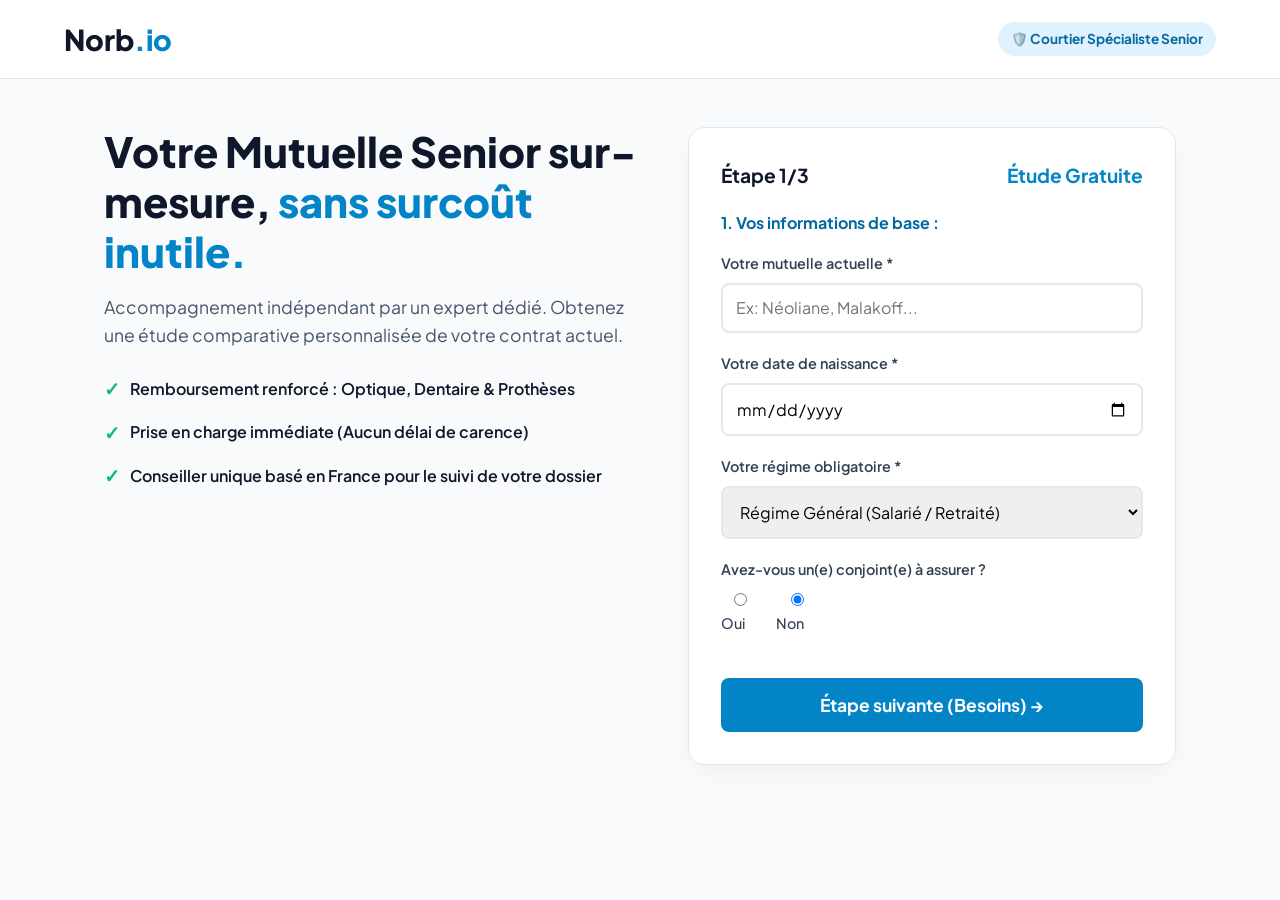
<file: index.html>
<!DOCTYPE html>
<html lang="fr">
<head>
  <meta charset="UTF-8">
  <meta name="viewport" content="width=device-width, initial-scale=1.0">
  
  <title>Comparateur Mutuelle Santé Senior & Retraité | Devis Gratuit | Norb.io</title>
  <meta name="description" content="Comparez plus de 200 garanties mutuelle santé senior adaptées à vos besoins (dentaire, optique, hospitalisation). Économisez jusqu'à 40% sur votre complémentaire. Devis gratuit & sans engagement." />
  
  <!-- Open Graph -->
  <meta property="og:title" content="Norb.io - Comparateur & Courtier Mutuelle Santé Senior" />
  <meta property="og:description" content="Trouvez la meilleure mutuelle senior au meilleur prix en moins de 2 minutes." />
  <meta property="og:type" content="website" />
  <meta property="og:url" content="https://mutuelleplus.norb.io" />
  <meta property="og:image" content="https://mutuelleplus.norb.io/images/og-norb.jpg" />
  <link rel="canonical" href="https://mutuelleplus.norb.io/">

  <!-- Fonts -->
  <link href="https://fonts.googleapis.com/css2?family=Plus+Jakarta+Sans:wght@400;500;600;700;800&display=swap" rel="stylesheet">
  
  <!-- Stylesheet -->
  <link rel="stylesheet" href="styles.css">

  <!-- Données structurées JSON-LD -->
  <script type="application/ld+json">
  {
    "@context": "https://schema.org",
    "@type": "InsuranceAgency",
    "name": "Norb.io",
    "description": "Courtier et comparateur indépendant en mutuelle santé pour seniors.",
    "url": "https://mutuelleplus.norb.io",
    "telephone": "+33100000000",
    "priceRange": "€€",
    "address": {
      "@type": "PostalAddress",
      "addressCountry": "FR"
    },
    "areaServed": "FR",
    "hasOfferCatalog": {
      "@type": "OfferCatalog",
      "name": "Mutuelles Santé Senior",
      "itemListElement": [
        {
          "@type": "Offer",
          "itemOffered": {
            "@type": "Service",
            "name": "Comparatif Mutuelle Retraité & Senior"
          }
        }
      ]
    }
  }
  </script>
</head>
<body>

  <header>
    <a href="/" class="logo">Norb<span>.io</span></a>
    <div class="courtier-badge">🛡️ Courtier Spécialiste Senior</div>
  </header>

  <main class="hero">
    <section class="hero-content">
      <h1>Votre Mutuelle Senior sur-mesure, <span>sans surcoût inutile.</span></h1>
      <p class="hero-p">Accompagnement indépendant par un expert dédié. Obtenez une étude comparative personnalisée de votre contrat actuel.</p>
      
      <ul class="features-list">
        <li>Remboursement renforcé : Optique, Dentaire & Prothèses</li>
        <li>Prise en charge immédiate (Aucun délai de carence)</li>
        <li>Conseiller unique basé en France pour le suivi de votre dossier</li>
      </ul>
    </section>

    <section class="form-card">
      <div class="step-header" id="form-header">
        <span>Étape <span id="current-step-num">1</span>/3</span>
        <span style="color: var(--primary);">Étude Gratuite</span>
      </div>

      <form id="mon-formulaire" action="https://formspree.io/f/xykrbory" method="POST">
        
        <!-- ÉTAPE 1 : PROFIL & MUTUELLE -->
        <div class="form-step active" id="step-1">
          <p style="font-weight: 700; margin-bottom: 1rem; color: var(--primary-dark);">1. Vos informations de base :</p>

          <div class="input-group">
            <label for="mutuelle-input">Votre mutuelle actuelle *</label>
            <input 
              type="text" 
              id="mutuelle-input" 
              name="mutuelle_actuelle" 
              list="liste-mutuelles" 
              placeholder="Ex: Néoliane, Malakoff..." 
              autocomplete="off"
              required
            >
            <datalist id="liste-mutuelles">
              <option value="Autre / Ma mutuelle n'est pas dans la liste">
              <option value="Aucune mutuelle actuellement">
              <option value="Néoliane Santé">
              <option value="Assurema">
              <option value="April">
              <option value="AXA">
              <option value="Malakoff Humanis">
              <option value="Swiss Life">
              <option value="Harmonie Mutuelle">
              <option value="MGEN">
              <option value="Alan">
            </datalist>
          </div>

          <div class="input-group" id="champ-autre-mutuelle" style="display: none;">
            <label for="autre-mutuelle-input">Précisez le nom de votre mutuelle :</label>
            <input type="text" id="autre-mutuelle-input" name="autre_mutuelle_nom" placeholder="Nom de la mutuelle">
          </div>

          <div class="input-group">
            <label for="dob_prospect">Votre date de naissance *</label>
            <input type="date" id="dob_prospect" name="Date_Naissance_Prospect" required>
          </div>

          <div class="input-group">
            <label for="regime">Votre régime obligatoire *</label>
            <select id="regime" name="Regime" required>
              <option value="General">Régime Général (Salarié / Retraité)</option>
              <option value="TNS">TNS / Indépendant</option>
              <option value="Alsace">Régime Alsace-Moselle</option>
              <option value="Agricole">Régime Agricole (MSA)</option>
            </select>
          </div>

          <div class="input-group">
            <label>Avez-vous un(e) conjoint(e) à assurer ?</label>
            <div style="display: flex; gap: 1rem; margin-top: 0.3rem;">
              <label style="font-weight: 500;"><input type="radio" name="has_conjoint" value="Oui" onchange="toggleConjoint(true)"> Oui</label>
              <label style="font-weight: 500;"><input type="radio" name="has_conjoint" value="Non" onchange="toggleConjoint(false)" checked> Non</label>
            </div>
          </div>

          <div class="input-group" id="conjoint_dob_group" style="display: none;">
            <label for="dob_conjoint">Date de naissance du/de la conjoint(e)</label>
            <input type="date" id="dob_conjoint" name="Date_Naissance_Conjoint">
          </div>

          <button type="button" class="btn-next" onclick="goToStep(2)">Étape suivante (Besoins) →</button>
        </div>

        <!-- ÉTAPE 2 : BESOINS -->
        <div class="form-step" id="step-2">
          <button type="button" class="btn-back" onclick="goToStep(1)">← Retour</button>
          <p style="font-weight: 700; margin-bottom: 0.5rem; color: var(--primary-dark);">2. Vos priorités de santé :</p>
          <p class="subtitle">Sélectionnez les postes les plus importants pour vous :</p>

          <div class="grid-checkbox">
            <label class="checkbox-card" onclick="toggleCard(this)">
              <input type="checkbox" name="Postes_Interet[]" value="Dentaire"> 🦷 Dentaire
            </label>
            <label class="checkbox-card" onclick="toggleCard(this)">
              <input type="checkbox" name="Postes_Interet[]" value="Optique"> 👓 Optique
            </label>
            <label class="checkbox-card" onclick="toggleCard(this)">
              <input type="checkbox" name="Postes_Interet[]" value="Hospitalisation"> 🏥 Hospitalisation
            </label>
            <label class="checkbox-card" onclick="toggleCard(this)">
              <input type="checkbox" name="Postes_Interet[]" value="Audition"> 👂 Audition
            </label>
            <label class="checkbox-card" onclick="toggleCard(this)">
              <input type="checkbox" name="Postes_Interet[]" value="MedecineDouce"> 🌿 Médecine Douce
            </label>
            <label class="checkbox-card" onclick="toggleCard(this)">
              <input type="checkbox" name="Postes_Interet[]" value="Consultations"> 🩺 Soins Courants
            </label>
          </div>

          <button type="button" class="btn-next" onclick="goToStep(3)">Étape suivante (Coordonnées) →</button>
        </div>

        <!-- ÉTAPE 3 : COORDONNÉES -->
        <div class="form-step" id="step-3">
          <button type="button" class="btn-back" onclick="goToStep(2)">← Retour</button>
          <p style="font-weight: 700; margin-bottom: 1rem; color: var(--primary-dark);">3. Vos coordonnées :</p>
          
          <div class="input-group">
            <label for="nom">Nom & Prénom *</label>
            <input type="text" id="nom" name="Nom_Complet" required placeholder="Ex: Jean Dupont">
          </div>

          <div class="input-group">
            <label for="telephone">Téléphone *</label>
            <input type="tel" id="telephone" name="Telephone" required placeholder="06 00 00 00 00">
          </div>

          <div class="input-group">
            <label for="email">Adresse E-mail *</label>
            <input type="email" id="email" name="_replyto" required placeholder="jean.dupont@email.fr">
          </div>

          <input type="hidden" id="consent_timestamp" name="Heure_Consentement">

          <div class="legal-box">
            <label class="checkbox-container">
              <input type="checkbox" id="consent_phone" onchange="toggleSubmitBtn()">
              <span>
                <strong>Accord de contact :</strong> J'accepte d'être recontacté(e) par un conseiller Norb.io pour recevoir mon étude gratuite.
              </span>
            </label>
          </div>

          <button type="submit" id="submitBtn" class="btn-submit" disabled>Obtenir mon étude gratuite</button>
        </div>
      </form>

      <div class="success-box" id="successBox">
        <div class="success-icon">✓</div>
        <h2>Demande enregistrée !</h2>
        <div class="callout-info">
          📞 <strong>Un conseiller va vous contacter dans les plus brefs délais afin de faire le point sur vos garanties actuelles.</strong>
        </div>
      </div>
    </section>
  </main>

  <script src="script.js"></script>
</body>
</html>
</file>
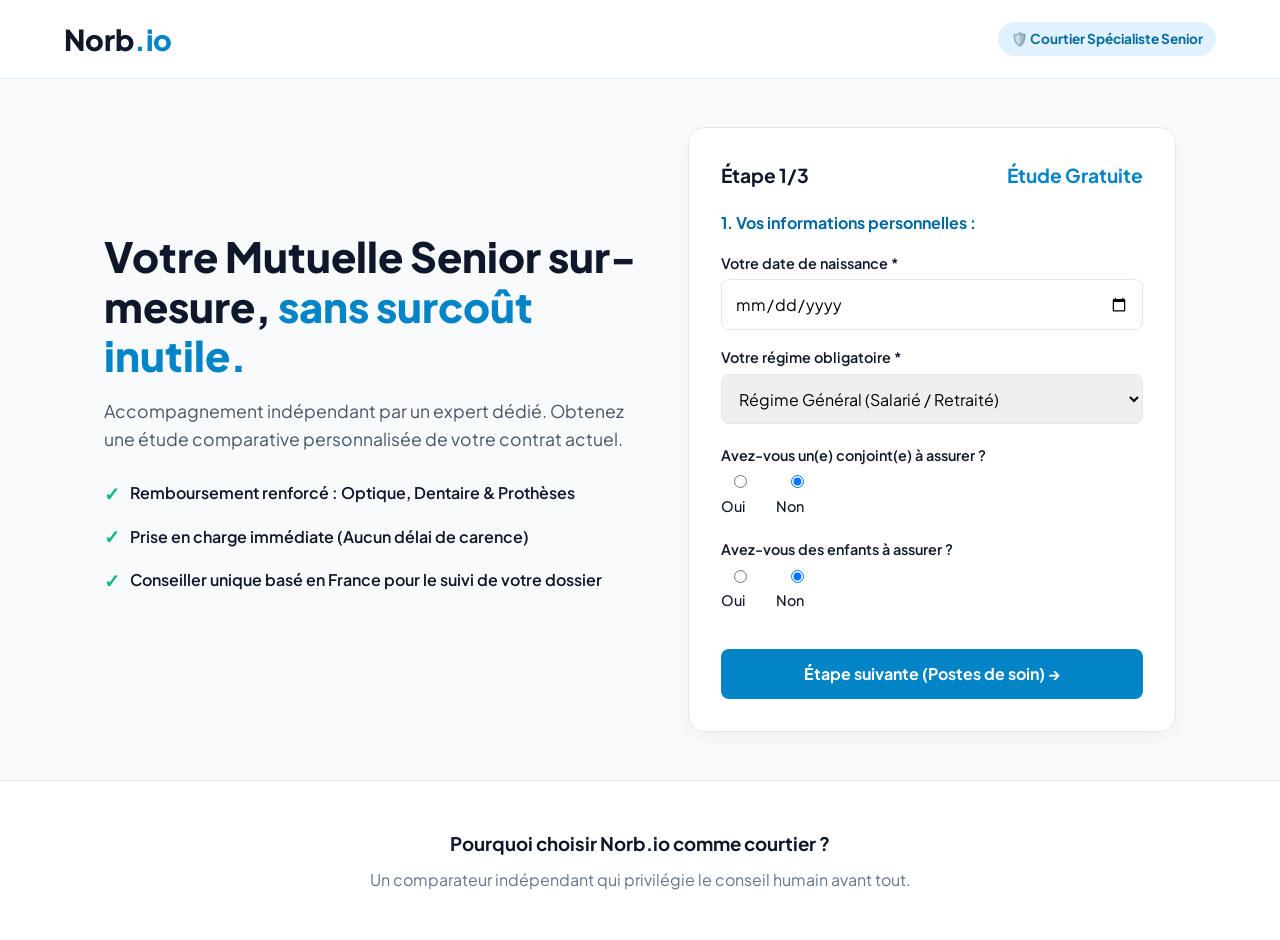
<file: MutuellePlus.HTML>
<!DOCTYPE html>
<html lang="fr">
<head>
  <meta charset="UTF-8">
  <meta name="viewport" content="width=device-width, initial-scale=1.0">
  
  <title>Norb.io | Courtier & Comparateur de Mutuelle Santé Senior</title>
  <meta name="description" content="Comparez les meilleures mutuelles santé Senior & Retraité. Devis indépendant et gratuit. Économisez jusqu'à 40% sur vos garanties renforcées.">
  <link rel="canonical" href="https://norb.io/">

  <!-- Données structurées JSON-LD -->
  <script type="application/ld+json">
  {
    "@context": "https://schema.org",
    "@type": "InsuranceAgency",
    "name": "Norb.io Senior",
    "url": "https://norb.io",
    "description": "Courtier indépendant spécialisé en mutuelle santé senior.",
    "aggregateRating": {
      "@type": "AggregateRating",
      "ratingValue": "4.9",
      "reviewCount": "1850"
    }
  }
  </script>

  <link href="https://fonts.googleapis.com/css2?family=Plus+Jakarta+Sans:wght@400;500;600;700;800&display=swap" rel="stylesheet">
  <style>
    :root {
      --primary: #0284c7;
      --primary-dark: #0369a1;
      --secondary: #0f172a;
      --accent: #10b981;
      --bg-light: #f8fafc;
      --border: #e2e8f0;
      --shadow: 0 10px 25px -5px rgba(0,0,0,0.05);
    }

    * { box-sizing: border-box; margin: 0; padding: 0; font-family: 'Plus Jakarta Sans', sans-serif; }
    body { background-color: var(--bg-light); color: var(--secondary); line-height: 1.6; }

    /* Header */
    header {
      background: #ffffff; border-bottom: 1px solid var(--border);
      padding: 1rem 5%; display: flex; justify-content: space-between; align-items: center;
      position: sticky; top: 0; z-index: 100;
    }
    .logo { font-size: 1.8rem; font-weight: 800; color: var(--secondary); }
    .logo span { color: var(--primary); }
    .courtier-badge { background: #e0f2fe; color: var(--primary-dark); font-size: 0.85rem; font-weight: 700; padding: 0.4rem 0.8rem; border-radius: 20px; }

    /* Hero */
    .hero {
      max-width: 1200px; margin: 3rem auto; padding: 0 5%;
      display: grid; grid-template-columns: 1.1fr 1fr; gap: 3rem; align-items: center;
    }
    @media (max-width: 900px) { .hero { grid-template-columns: 1fr; margin: 1.5rem auto; } }

    .hero h1 { font-size: 2.6rem; font-weight: 800; line-height: 1.2; margin-bottom: 1rem; color: #0f172a; }
    .hero h1 span { color: var(--primary); }
    .hero-p { font-size: 1.1rem; color: #475569; margin-bottom: 1.5rem; }

    .features-list { list-style: none; margin-bottom: 2rem; }
    .features-list li { display: flex; align-items: center; gap: 0.6rem; font-weight: 600; margin-bottom: 0.8rem; }
    .features-list li::before { content: "✓"; color: var(--accent); font-weight: 800; font-size: 1.2rem; }

    /* Form Card */
    .form-card {
      background: #ffffff; padding: 2rem; border-radius: 16px;
      box-shadow: var(--shadow); border: 1px solid var(--border);
    }
    .step-header { font-size: 1.2rem; font-weight: 700; margin-bottom: 1.2rem; display: flex; justify-content: space-between; }
    
    .form-step { display: none; }
    .form-step.active { display: block; }

    .input-group { margin-bottom: 1rem; }
    .input-group label { display: block; font-size: 0.9rem; font-weight: 600; margin-bottom: 0.3rem; }
    .input-group input, .input-group select { width: 100%; padding: 0.8rem; border: 1px solid var(--border); border-radius: 8px; font-size: 1rem; }

    /* Multi-sélection Cartes */
    .grid-checkbox { display: grid; grid-template-columns: 1fr 1fr; gap: 0.8rem; margin-bottom: 1.5rem; }
    @media (max-width: 480px) { .grid-checkbox { grid-template-columns: 1fr; } }

    .checkbox-card {
      border: 2px solid var(--border); border-radius: 10px; padding: 0.8rem;
      display: flex; align-items: center; gap: 0.6rem; cursor: pointer; font-weight: 600; font-size: 0.95rem;
      transition: 0.2s; background: #ffffff;
    }
    .checkbox-card input { width: 18px; height: 18px; }
    .checkbox-card.selected { border-color: var(--primary); background: #f0f9ff; color: var(--primary-dark); }

    .btn-next {
      width: 100%; background: var(--primary); color: white; padding: 0.9rem;
      border: none; border-radius: 8px; font-size: 1rem; font-weight: 700; cursor: pointer; margin-top: 1rem;
    }
    .btn-next:hover { background: var(--primary-dark); }

    .btn-back { background: none; border: none; color: #64748b; font-weight: 600; cursor: pointer; margin-bottom: 0.8rem; text-decoration: underline; }

    /* Conformité Prospection */
    .legal-box {
      background: #f8fafc; border: 1px solid var(--border); padding: 1rem;
      border-radius: 8px; margin-top: 1rem; margin-bottom: 1rem;
    }
    .checkbox-container { display: flex; align-items: flex-start; gap: 0.8rem; cursor: pointer; font-size: 0.82rem; color: #334155; }
    .checkbox-container input { width: 18px; height: 18px; margin-top: 2px; }

    .btn-submit {
      width: 100%; background: var(--accent); color: white; padding: 1rem;
      border: none; border-radius: 8px; font-size: 1.1rem; font-weight: 700; cursor: pointer;
    }
    .btn-submit:disabled { background: #cbd5e1; cursor: not-allowed; }

    /* Message de confirmation */
    .success-box {
      display: none; text-align: center; padding: 2rem 1rem;
      animation: fadeIn 0.4s ease-in-out;
    }
    @keyframes fadeIn { from { opacity: 0; transform: translateY(10px); } to { opacity: 1; transform: translateY(0); } }
    .success-icon {
      width: 75px; height: 75px; background: #d1fae5; color: var(--accent);
      font-size: 2.8rem; border-radius: 50%; display: flex; align-items: center;
      justify-content: center; margin: 0 auto 1.5rem;
    }
    .success-box h2 { font-size: 1.8rem; color: var(--secondary); margin-bottom: 0.8rem; font-weight: 800; }
    .callout-info {
      background: #f0f9ff; border: 1px solid #bae6fd; border-radius: 12px;
      padding: 1.2rem; font-size: 1rem; color: #0369a1; text-align: left; line-height: 1.5; margin-top: 1rem;
    }

    .trust-section { background: #ffffff; padding: 3rem 5%; border-top: 1px solid var(--border); text-align: center; }
  </style>
</head>
<body>

  <header>
    <div class="logo">Norb<span>.io</span></div>
    <div class="courtier-badge">🛡️ Courtier Spécialiste Senior</div>
  </header>

  <main class="hero">
    <div>
      <h1>Votre Mutuelle Senior sur-mesure, <span>sans surcoût inutile.</span></h1>
      <p class="hero-p">Accompagnement indépendant par un expert dédié. Obtenez une étude comparative personnalisée de votre contrat actuel.</p>
      
      <ul class="features-list">
        <li>Remboursement renforcé : Optique, Dentaire & Prothèses</li>
        <li>Prise en charge immédiate (Aucun délai de carence)</li>
        <li>Conseiller unique basé en France pour le suivi de votre dossier</li>
      </ul>
    </div>

    <div class="form-card">
      <div class="step-header" id="form-header">
        <span>Étape <span id="current-step-num">1</span>/3</span>
        <span style="color: var(--primary);">Étude Gratuite</span>
      </div>

      <form id="seniorForm" action="https://formspree.io/f/youssefyess13@gmail.com" method="POST">
        
        <!-- ÉTAPE 1 : PROFIL & DATES DE NAISSANCE -->
        <div class="form-step active" id="step-1">
          <p style="font-weight: 700; margin-bottom: 1rem; color: var(--primary-dark);">1. Vos informations personnelles :</p>

          <div class="input-group">
            <label for="dob_prospect">Votre date de naissance *</label>
            <input type="date" id="dob_prospect" name="Date_Naissance_Prospect" required>
          </div>

          <div class="input-group">
            <label for="regime">Votre régime obligatoire *</label>
            <select id="regime" name="Regime" required>
              <option value="General">Régime Général (Salarié / Retraité)</option>
              <option value="TNS">TNS / Indépendant</option>
              <option value="Alsace">Régime Alsace-Moselle</option>
              <option value="Agricole">Régime Agricole (MSA)</option>
            </select>
          </div>

          <!-- Question Conjoint -->
          <div class="input-group" style="margin-top: 1.2rem;">
            <label>Avez-vous un(e) conjoint(e) à assurer ?</label>
            <div style="display: flex; gap: 1rem; margin-top: 0.3rem;">
              <label style="font-weight: 500;"><input type="radio" name="has_conjoint" value="Oui" onchange="toggleConjoint(true)"> Oui</label>
              <label style="font-weight: 500;"><input type="radio" name="has_conjoint" value="Non" onchange="toggleConjoint(false)" checked> Non</label>
            </div>
          </div>

          <div class="input-group" id="conjoint_dob_group" style="display: none;">
            <label for="dob_conjoint">Date de naissance du/de la conjoint(e) (Optionnel)</label>
            <input type="date" id="dob_conjoint" name="Date_Naissance_Conjoint">
          </div>

          <!-- Question Enfants -->
          <div class="input-group" style="margin-top: 1rem;">
            <label>Avez-vous des enfants à assurer ?</label>
            <div style="display: flex; gap: 1rem; margin-top: 0.3rem;">
              <label style="font-weight: 500;"><input type="radio" name="has_enfants" value="Oui" onchange="toggleEnfants(true)"> Oui</label>
              <label style="font-weight: 500;"><input type="radio" name="has_enfants" value="Non" onchange="toggleEnfants(false)" checked> Non</label>
            </div>
          </div>

          <div class="input-group" id="enfants_dob_group" style="display: none;">
            <label for="dob_enfants">Date(s) de naissance des enfants (Optionnel)</label>
            <input type="text" id="dob_enfants" name="Dates_Naissance_Enfants" placeholder="Ex: 12/05/2010, 14/08/2014">
          </div>

          <button type="button" class="btn-next" onclick="goToStep(2)">Étape suivante (Postes de soin) →</button>
        </div>

        <!-- ÉTAPE 2 : MULTI-SÉLECTION DES POSTES D'INTÉRÊT -->
        <div class="form-step" id="step-2">
          <button type="button" class="btn-back" onclick="goToStep(1)">← Retour</button>
          <p style="font-weight: 700; margin-bottom: 0.5rem; color: var(--primary-dark);">2. Vos postes de soins prioritaires :</p>
          <p style="font-size: 0.85rem; color: #64748b; margin-bottom: 1rem;">Cochez 1, 2, 3 ou plusieurs choix selon vos besoins :</p>

          <div class="grid-checkbox">
            <label class="checkbox-card" onclick="toggleCard(this)">
              <input type="checkbox" name="Postes_Interet[]" value="Dentaire"> 🦷 Dentaire / Prothèses
            </label>
            <label class="checkbox-card" onclick="toggleCard(this)">
              <input type="checkbox" name="Postes_Interet[]" value="Optique"> 👓 Optique / Verres
            </label>
            <label class="checkbox-card" onclick="toggleCard(this)">
              <input type="checkbox" name="Postes_Interet[]" value="Hospitalisation"> 🏥 Hospitalisation
            </label>
            <label class="checkbox-card" onclick="toggleCard(this)">
              <input type="checkbox" name="Postes_Interet[]" value="Audition"> 👂 Appareils Auditifs
            </label>
            <label class="checkbox-card" onclick="toggleCard(this)">
              <input type="checkbox" name="Postes_Interet[]" value="MedecineDouce"> 🌿 Médecine Douce / Cures
            </label>
            <label class="checkbox-card" onclick="toggleCard(this)">
              <input type="checkbox" name="Postes_Interet[]" value="Consultations"> 🩺 Soins Courants
            </label>
          </div>

          <button type="button" class="btn-next" onclick="goToStep(3)">Étape suivante (Coordonnées) →</button>
        </div>

        <!-- ÉTAPE 3 : COORDONNÉES ET CONSENTEMENT -->
        <div class="form-step" id="step-3">
          <button type="button" class="btn-back" onclick="goToStep(2)">← Retour</button>
          <p style="font-weight: 700; margin-bottom: 1rem; color: var(--primary-dark);">3. Vos coordonnées :</p>
          
          <div class="input-group">
            <label for="nom">Nom & Prénom *</label>
            <input type="text" id="nom" name="Nom_Complet" required placeholder="Ex: M. Jean Dupont">
          </div>

          <div class="input-group">
            <label for="telephone">Téléphone *</label>
            <input type="tel" id="telephone" name="Telephone" required placeholder="06 00 00 00 00">
          </div>

          <div class="input-group">
            <label for="email">Adresse E-mail *</label>
            <input type="email" id="email" name="_replyto" required placeholder="jean.dupont@email.fr">
          </div>

          <input type="hidden" id="consent_timestamp" name="Heure_Consentement_Prospection">

          <div class="legal-box">
            <label class="checkbox-container">
              <input type="checkbox" id="consent_phone" onchange="toggleSubmitBtn()">
              <span>
                <strong>Accord de contact téléphonique :</strong> J'accepte expressément d'être recontacté(e) par téléphone par un conseiller Norb.io pour recevoir l'analyse comparative de ma mutuelle.
              </span>
            </label>
          </div>

          <button type="submit" id="submitBtn" class="btn-submit" disabled>Valider ma demande d'étude</button>
        </div>
      </form>

      <!-- MESSAGE DE CONFIRMATION AVEC LE TEXTE EXACT SOUHAITÉ -->
      <div class="success-box" id="successBox">
        <div class="success-icon">✓</div>
        <h2>Demande enregistrée !</h2>
        
        <div class="callout-info">
          📞 <strong>Un conseiller va vous contacter dans les plus brefs délais afin de faire le point sur vos garanties actuelles.</strong>
        </div>
      </div>

    </div>
  </main>

  <section class="trust-section">
    <h3>Pourquoi choisir Norb.io comme courtier ?</h3>
    <p style="color: #64748b; margin-top: 0.5rem;">Un comparateur indépendant qui privilégie le conseil humain avant tout.</p>
  </section>

  <script>
    function goToStep(stepNumber) {
      // Validation simple de l'étape 1 avant d'avancer
      if (stepNumber === 2) {
        const dob = document.getElementById('dob_prospect').value;
        if (!dob) {
          alert("Veuillez renseigner votre date de naissance.");
          return;
        }
      }

      document.querySelectorAll('.form-step').forEach(s => s.classList.remove('active'));
      document.getElementById('step-' + stepNumber).classList.add('active');
      document.getElementById('current-step-num').textContent = stepNumber;
    }

    function toggleConjoint(show) {
      document.getElementById('conjoint_dob_group').style.display = show ? 'block' : 'none';
    }

    function toggleEnfants(show) {
      document.getElementById('enfants_dob_group').style.display = show ? 'block' : 'none';
    }

    function toggleCard(element) {
      const checkbox = element.querySelector('input[type="checkbox"]');
      setTimeout(() => {
        if(checkbox.checked) {
          element.classList.add('selected');
        } else {
          element.classList.remove('selected');
        }
      }, 50);
    }

    function toggleSubmitBtn() {
      const checkbox = document.getElementById('consent_phone');
      document.getElementById('submitBtn').disabled = !checkbox.checked;
      
      if(checkbox.checked) {
        document.getElementById('consent_timestamp').value = new Date().toISOString();
      }
    }

    // Gestion de l'envoi vers Formspree et affichage du message exact
    document.getElementById('seniorForm').addEventListener('submit', function(e) {
      e.preventDefault();
      
      const form = e.target;
      const data = new FormData(form);
      const submitBtn = document.getElementById('submitBtn');
      
      submitBtn.disabled = true;
      submitBtn.textContent = "Transmission en cours...";

      fetch(form.action, {
        method: form.method,
        body: data,
        headers: { 'Accept': 'application/json' }
      }).then(response => {
        document.getElementById('seniorForm').style.display = 'none';
        document.getElementById('form-header').style.display = 'none';
        document.getElementById('successBox').style.display = 'block';
      }).catch(error => {
        document.getElementById('seniorForm').style.display = 'none';
        document.getElementById('form-header').style.display = 'none';
        document.getElementById('successBox').style.display = 'block';
      });
    });
  </script>
</body>
</html>
</file>
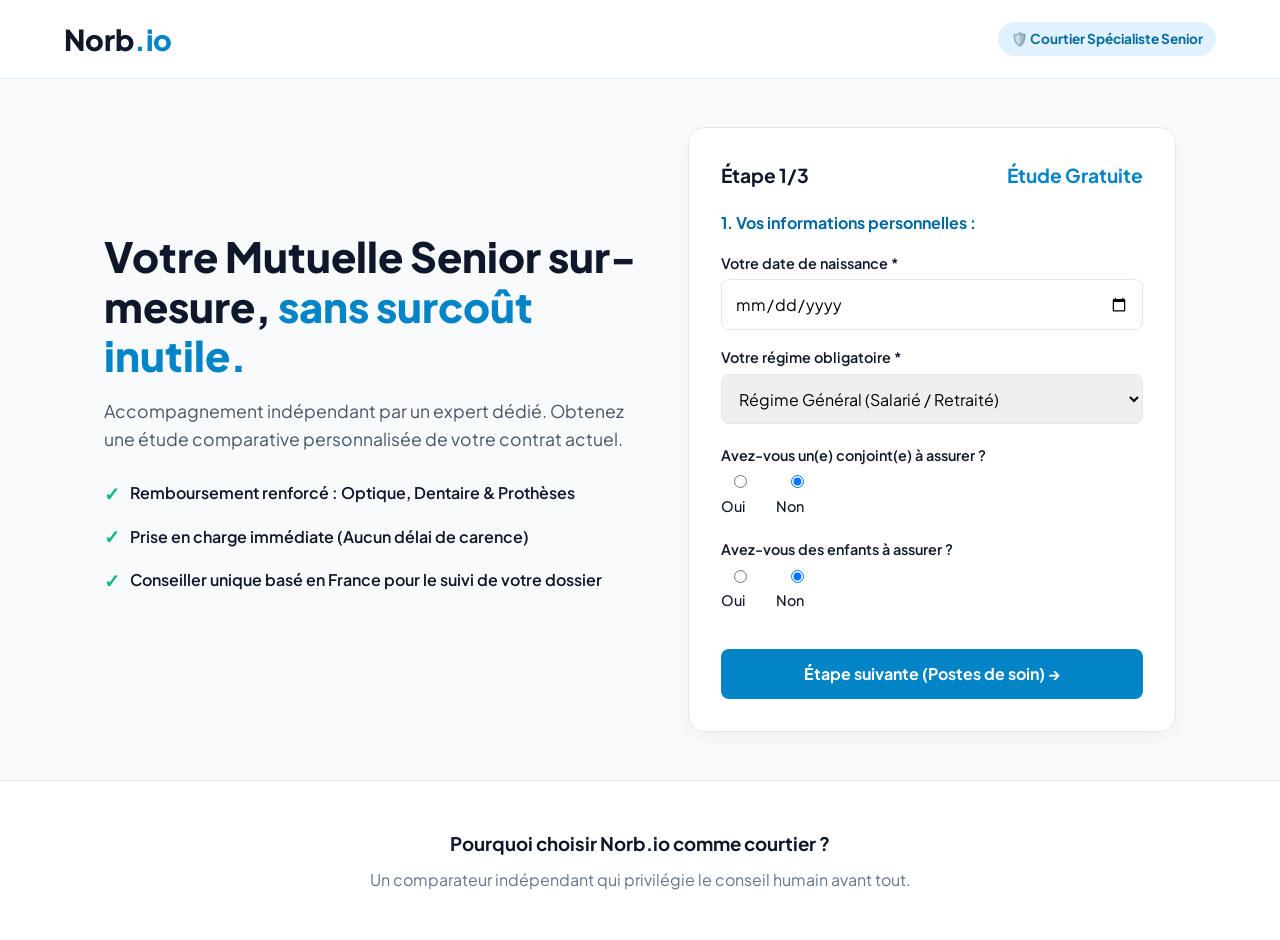
<file: mutuelleplus.html>
<!DOCTYPE html>
<html lang="fr">
<head>
  <meta charset="UTF-8">
  <meta name="viewport" content="width=device-width, initial-scale=1.0">
  
  <title>Norb.io | Courtier & Comparateur de Mutuelle Santé Senior</title>
  <meta name="description" content="Comparez les meilleures mutuelles santé Senior & Retraité. Devis indépendant et gratuit. Économisez jusqu'à 40% sur vos garanties renforcées.">
  <link rel="canonical" href="https://norb.io/">

  <!-- Données structurées JSON-LD -->
  <script type="application/ld+json">
  {
    "@context": "https://schema.org",
    "@type": "InsuranceAgency",
    "name": "Norb.io Senior",
    "url": "https://norb.io",
    "description": "Courtier indépendant spécialisé en mutuelle santé senior.",
    "aggregateRating": {
      "@type": "AggregateRating",
      "ratingValue": "4.9",
      "reviewCount": "1850"
    }
  }
  </script>

  <link href="https://fonts.googleapis.com/css2?family=Plus+Jakarta+Sans:wght@400;500;600;700;800&display=swap" rel="stylesheet">
  <style>
    :root {
      --primary: #0284c7;
      --primary-dark: #0369a1;
      --secondary: #0f172a;
      --accent: #10b981;
      --bg-light: #f8fafc;
      --border: #e2e8f0;
      --shadow: 0 10px 25px -5px rgba(0,0,0,0.05);
    }

    * { box-sizing: border-box; margin: 0; padding: 0; font-family: 'Plus Jakarta Sans', sans-serif; }
    body { background-color: var(--bg-light); color: var(--secondary); line-height: 1.6; }

    /* Header */
    header {
      background: #ffffff; border-bottom: 1px solid var(--border);
      padding: 1rem 5%; display: flex; justify-content: space-between; align-items: center;
      position: sticky; top: 0; z-index: 100;
    }
    .logo { font-size: 1.8rem; font-weight: 800; color: var(--secondary); }
    .logo span { color: var(--primary); }
    .courtier-badge { background: #e0f2fe; color: var(--primary-dark); font-size: 0.85rem; font-weight: 700; padding: 0.4rem 0.8rem; border-radius: 20px; }

    /* Hero */
    .hero {
      max-width: 1200px; margin: 3rem auto; padding: 0 5%;
      display: grid; grid-template-columns: 1.1fr 1fr; gap: 3rem; align-items: center;
    }
    @media (max-width: 900px) { .hero { grid-template-columns: 1fr; margin: 1.5rem auto; } }

    .hero h1 { font-size: 2.6rem; font-weight: 800; line-height: 1.2; margin-bottom: 1rem; color: #0f172a; }
    .hero h1 span { color: var(--primary); }
    .hero-p { font-size: 1.1rem; color: #475569; margin-bottom: 1.5rem; }

    .features-list { list-style: none; margin-bottom: 2rem; }
    .features-list li { display: flex; align-items: center; gap: 0.6rem; font-weight: 600; margin-bottom: 0.8rem; }
    .features-list li::before { content: "✓"; color: var(--accent); font-weight: 800; font-size: 1.2rem; }

    /* Form Card */
    .form-card {
      background: #ffffff; padding: 2rem; border-radius: 16px;
      box-shadow: var(--shadow); border: 1px solid var(--border);
    }
    .step-header { font-size: 1.2rem; font-weight: 700; margin-bottom: 1.2rem; display: flex; justify-content: space-between; }
    
    .form-step { display: none; }
    .form-step.active { display: block; }

    .input-group { margin-bottom: 1rem; }
    .input-group label { display: block; font-size: 0.9rem; font-weight: 600; margin-bottom: 0.3rem; }
    .input-group input, .input-group select { width: 100%; padding: 0.8rem; border: 1px solid var(--border); border-radius: 8px; font-size: 1rem; }

    /* Multi-sélection Cartes */
    .grid-checkbox { display: grid; grid-template-columns: 1fr 1fr; gap: 0.8rem; margin-bottom: 1.5rem; }
    @media (max-width: 480px) { .grid-checkbox { grid-template-columns: 1fr; } }

    .checkbox-card {
      border: 2px solid var(--border); border-radius: 10px; padding: 0.8rem;
      display: flex; align-items: center; gap: 0.6rem; cursor: pointer; font-weight: 600; font-size: 0.95rem;
      transition: 0.2s; background: #ffffff;
    }
    .checkbox-card input { width: 18px; height: 18px; }
    .checkbox-card.selected { border-color: var(--primary); background: #f0f9ff; color: var(--primary-dark); }

    .btn-next {
      width: 100%; background: var(--primary); color: white; padding: 0.9rem;
      border: none; border-radius: 8px; font-size: 1rem; font-weight: 700; cursor: pointer; margin-top: 1rem;
    }
    .btn-next:hover { background: var(--primary-dark); }

    .btn-back { background: none; border: none; color: #64748b; font-weight: 600; cursor: pointer; margin-bottom: 0.8rem; text-decoration: underline; }

    /* Conformité Prospection */
    .legal-box {
      background: #f8fafc; border: 1px solid var(--border); padding: 1rem;
      border-radius: 8px; margin-top: 1rem; margin-bottom: 1rem;
    }
    .checkbox-container { display: flex; align-items: flex-start; gap: 0.8rem; cursor: pointer; font-size: 0.82rem; color: #334155; }
    .checkbox-container input { width: 18px; height: 18px; margin-top: 2px; }

    .btn-submit {
      width: 100%; background: var(--accent); color: white; padding: 1rem;
      border: none; border-radius: 8px; font-size: 1.1rem; font-weight: 700; cursor: pointer;
    }
    .btn-submit:disabled { background: #cbd5e1; cursor: not-allowed; }

    /* Message de confirmation */
    .success-box {
      display: none; text-align: center; padding: 2rem 1rem;
      animation: fadeIn 0.4s ease-in-out;
    }
    @keyframes fadeIn { from { opacity: 0; transform: translateY(10px); } to { opacity: 1; transform: translateY(0); } }
    .success-icon {
      width: 75px; height: 75px; background: #d1fae5; color: var(--accent);
      font-size: 2.8rem; border-radius: 50%; display: flex; align-items: center;
      justify-content: center; margin: 0 auto 1.5rem;
    }
    .success-box h2 { font-size: 1.8rem; color: var(--secondary); margin-bottom: 0.8rem; font-weight: 800; }
    .callout-info {
      background: #f0f9ff; border: 1px solid #bae6fd; border-radius: 12px;
      padding: 1.2rem; font-size: 1rem; color: #0369a1; text-align: left; line-height: 1.5; margin-top: 1rem;
    }

    .trust-section { background: #ffffff; padding: 3rem 5%; border-top: 1px solid var(--border); text-align: center; }
  </style>
</head>
<body>

  <header>
    <div class="logo">Norb<span>.io</span></div>
    <div class="courtier-badge">🛡️ Courtier Spécialiste Senior</div>
  </header>

  <main class="hero">
    <div>
      <h1>Votre Mutuelle Senior sur-mesure, <span>sans surcoût inutile.</span></h1>
      <p class="hero-p">Accompagnement indépendant par un expert dédié. Obtenez une étude comparative personnalisée de votre contrat actuel.</p>
      
      <ul class="features-list">
        <li>Remboursement renforcé : Optique, Dentaire & Prothèses</li>
        <li>Prise en charge immédiate (Aucun délai de carence)</li>
        <li>Conseiller unique basé en France pour le suivi de votre dossier</li>
      </ul>
    </div>

    <div class="form-card">
      <div class="step-header" id="form-header">
        <span>Étape <span id="current-step-num">1</span>/3</span>
        <span style="color: var(--primary);">Étude Gratuite</span>
      </div>

      <form id="seniorForm" action="https://formspree.io/f/youssefyess13@gmail.com" method="POST">
        
        <!-- ÉTAPE 1 : PROFIL & DATES DE NAISSANCE -->
        <div class="form-step active" id="step-1">
          <p style="font-weight: 700; margin-bottom: 1rem; color: var(--primary-dark);">1. Vos informations personnelles :</p>

          <div class="input-group">
            <label for="dob_prospect">Votre date de naissance *</label>
            <input type="date" id="dob_prospect" name="Date_Naissance_Prospect" required>
          </div>

          <div class="input-group">
            <label for="regime">Votre régime obligatoire *</label>
            <select id="regime" name="Regime" required>
              <option value="General">Régime Général (Salarié / Retraité)</option>
              <option value="TNS">TNS / Indépendant</option>
              <option value="Alsace">Régime Alsace-Moselle</option>
              <option value="Agricole">Régime Agricole (MSA)</option>
            </select>
          </div>

          <!-- Question Conjoint -->
          <div class="input-group" style="margin-top: 1.2rem;">
            <label>Avez-vous un(e) conjoint(e) à assurer ?</label>
            <div style="display: flex; gap: 1rem; margin-top: 0.3rem;">
              <label style="font-weight: 500;"><input type="radio" name="has_conjoint" value="Oui" onchange="toggleConjoint(true)"> Oui</label>
              <label style="font-weight: 500;"><input type="radio" name="has_conjoint" value="Non" onchange="toggleConjoint(false)" checked> Non</label>
            </div>
          </div>

          <div class="input-group" id="conjoint_dob_group" style="display: none;">
            <label for="dob_conjoint">Date de naissance du/de la conjoint(e) (Optionnel)</label>
            <input type="date" id="dob_conjoint" name="Date_Naissance_Conjoint">
          </div>

          <!-- Question Enfants -->
          <div class="input-group" style="margin-top: 1rem;">
            <label>Avez-vous des enfants à assurer ?</label>
            <div style="display: flex; gap: 1rem; margin-top: 0.3rem;">
              <label style="font-weight: 500;"><input type="radio" name="has_enfants" value="Oui" onchange="toggleEnfants(true)"> Oui</label>
              <label style="font-weight: 500;"><input type="radio" name="has_enfants" value="Non" onchange="toggleEnfants(false)" checked> Non</label>
            </div>
          </div>

          <div class="input-group" id="enfants_dob_group" style="display: none;">
            <label for="dob_enfants">Date(s) de naissance des enfants (Optionnel)</label>
            <input type="text" id="dob_enfants" name="Dates_Naissance_Enfants" placeholder="Ex: 12/05/2010, 14/08/2014">
          </div>

          <button type="button" class="btn-next" onclick="goToStep(2)">Étape suivante (Postes de soin) →</button>
        </div>

        <!-- ÉTAPE 2 : MULTI-SÉLECTION DES POSTES D'INTÉRÊT -->
        <div class="form-step" id="step-2">
          <button type="button" class="btn-back" onclick="goToStep(1)">← Retour</button>
          <p style="font-weight: 700; margin-bottom: 0.5rem; color: var(--primary-dark);">2. Vos postes de soins prioritaires :</p>
          <p style="font-size: 0.85rem; color: #64748b; margin-bottom: 1rem;">Cochez 1, 2, 3 ou plusieurs choix selon vos besoins :</p>

          <div class="grid-checkbox">
            <label class="checkbox-card" onclick="toggleCard(this)">
              <input type="checkbox" name="Postes_Interet[]" value="Dentaire"> 🦷 Dentaire / Prothèses
            </label>
            <label class="checkbox-card" onclick="toggleCard(this)">
              <input type="checkbox" name="Postes_Interet[]" value="Optique"> 👓 Optique / Verres
            </label>
            <label class="checkbox-card" onclick="toggleCard(this)">
              <input type="checkbox" name="Postes_Interet[]" value="Hospitalisation"> 🏥 Hospitalisation
            </label>
            <label class="checkbox-card" onclick="toggleCard(this)">
              <input type="checkbox" name="Postes_Interet[]" value="Audition"> 👂 Appareils Auditifs
            </label>
            <label class="checkbox-card" onclick="toggleCard(this)">
              <input type="checkbox" name="Postes_Interet[]" value="MedecineDouce"> 🌿 Médecine Douce / Cures
            </label>
            <label class="checkbox-card" onclick="toggleCard(this)">
              <input type="checkbox" name="Postes_Interet[]" value="Consultations"> 🩺 Soins Courants
            </label>
          </div>

          <button type="button" class="btn-next" onclick="goToStep(3)">Étape suivante (Coordonnées) →</button>
        </div>

        <!-- ÉTAPE 3 : COORDONNÉES ET CONSENTEMENT -->
        <div class="form-step" id="step-3">
          <button type="button" class="btn-back" onclick="goToStep(2)">← Retour</button>
          <p style="font-weight: 700; margin-bottom: 1rem; color: var(--primary-dark);">3. Vos coordonnées :</p>
          
          <div class="input-group">
            <label for="nom">Nom & Prénom *</label>
            <input type="text" id="nom" name="Nom_Complet" required placeholder="Ex: M. Jean Dupont">
          </div>

          <div class="input-group">
            <label for="telephone">Téléphone *</label>
            <input type="tel" id="telephone" name="Telephone" required placeholder="06 00 00 00 00">
          </div>

          <div class="input-group">
            <label for="email">Adresse E-mail *</label>
            <input type="email" id="email" name="_replyto" required placeholder="jean.dupont@email.fr">
          </div>

          <input type="hidden" id="consent_timestamp" name="Heure_Consentement_Prospection">

          <div class="legal-box">
            <label class="checkbox-container">
              <input type="checkbox" id="consent_phone" onchange="toggleSubmitBtn()">
              <span>
                <strong>Accord de contact téléphonique :</strong> J'accepte expressément d'être recontacté(e) par téléphone par un conseiller Norb.io pour recevoir l'analyse comparative de ma mutuelle.
              </span>
            </label>
          </div>

          <button type="submit" id="submitBtn" class="btn-submit" disabled>Valider ma demande d'étude</button>
        </div>
      </form>

      <!-- MESSAGE DE CONFIRMATION AVEC LE TEXTE EXACT SOUHAITÉ -->
      <div class="success-box" id="successBox">
        <div class="success-icon">✓</div>
        <h2>Demande enregistrée !</h2>
        
        <div class="callout-info">
          📞 <strong>Un conseiller va vous contacter dans les plus brefs délais afin de faire le point sur vos garanties actuelles.</strong>
        </div>
      </div>

    </div>
  </main>

  <section class="trust-section">
    <h3>Pourquoi choisir Norb.io comme courtier ?</h3>
    <p style="color: #64748b; margin-top: 0.5rem;">Un comparateur indépendant qui privilégie le conseil humain avant tout.</p>
  </section>

  <script>
    function goToStep(stepNumber) {
      // Validation simple de l'étape 1 avant d'avancer
      if (stepNumber === 2) {
        const dob = document.getElementById('dob_prospect').value;
        if (!dob) {
          alert("Veuillez renseigner votre date de naissance.");
          return;
        }
      }

      document.querySelectorAll('.form-step').forEach(s => s.classList.remove('active'));
      document.getElementById('step-' + stepNumber).classList.add('active');
      document.getElementById('current-step-num').textContent = stepNumber;
    }

    function toggleConjoint(show) {
      document.getElementById('conjoint_dob_group').style.display = show ? 'block' : 'none';
    }

    function toggleEnfants(show) {
      document.getElementById('enfants_dob_group').style.display = show ? 'block' : 'none';
    }

    function toggleCard(element) {
      const checkbox = element.querySelector('input[type="checkbox"]');
      setTimeout(() => {
        if(checkbox.checked) {
          element.classList.add('selected');
        } else {
          element.classList.remove('selected');
        }
      }, 50);
    }

    function toggleSubmitBtn() {
      const checkbox = document.getElementById('consent_phone');
      document.getElementById('submitBtn').disabled = !checkbox.checked;
      
      if(checkbox.checked) {
        document.getElementById('consent_timestamp').value = new Date().toISOString();
      }
    }

    // Gestion de l'envoi vers Formspree et affichage du message exact
    document.getElementById('seniorForm').addEventListener('submit', function(e) {
      e.preventDefault();
      
      const form = e.target;
      const data = new FormData(form);
      const submitBtn = document.getElementById('submitBtn');
      
      submitBtn.disabled = true;
      submitBtn.textContent = "Transmission en cours...";

      fetch(form.action, {
        method: form.method,
        body: data,
        headers: { 'Accept': 'application/json' }
      }).then(response => {
        document.getElementById('seniorForm').style.display = 'none';
        document.getElementById('form-header').style.display = 'none';
        document.getElementById('successBox').style.display = 'block';
      }).catch(error => {
        document.getElementById('seniorForm').style.display = 'none';
        document.getElementById('form-header').style.display = 'none';
        document.getElementById('successBox').style.display = 'block';
      });
    });
  </script>
</body>
</html>
</file>
<file: styles.css>
/* --- STYLES COMPARATEUR SENIOR NORB.IO --- */

:root {
  --primary: #0284c7;
  --primary-dark: #0369a1;
  --secondary: #0f172a;
  --accent: #10b981;
  --bg-light: #f8fafc;
  --border: #e2e8f0;
  --shadow: 0 10px 25px -5px rgba(0,0,0,0.05);
}

* { 
  box-sizing: border-box; 
  margin: 0; 
  padding: 0; 
  font-family: 'Plus Jakarta Sans', sans-serif; 
}

body { 
  background-color: var(--bg-light); 
  color: var(--secondary); 
  line-height: 1.6; 
}

/* Header */
header {
  background: #ffffff; 
  border-bottom: 1px solid var(--border);
  padding: 1rem 5%; 
  display: flex; 
  justify-content: space-between; 
  align-items: center;
  position: sticky; 
  top: 0; 
  z-index: 100;
}

.logo { 
  font-size: 1.8rem; 
  font-weight: 800; 
  color: var(--secondary); 
  text-decoration: none;
}

.logo span { 
  color: var(--primary); 
}

.courtier-badge { 
  background: #e0f2fe; 
  color: var(--primary-dark); 
  font-size: 0.85rem; 
  font-weight: 700; 
  padding: 0.4rem 0.8rem; 
  border-radius: 20px; 
}

/* Hero Section */
.hero {
  max-width: 1200px; 
  margin: 3rem auto; 
  padding: 0 5%;
  display: grid; 
  grid-template-columns: 1.1fr 1fr; 
  gap: 3rem; 
  align-items: start;
}

@media (max-width: 900px) { 
  .hero { 
    grid-template-columns: 1fr; 
    margin: 1.5rem auto; 
  } 
}

.hero h1 { 
  font-size: 2.6rem; 
  font-weight: 800; 
  line-height: 1.2; 
  margin-bottom: 1rem; 
  color: #0f172a; 
}

.hero h1 span { 
  color: var(--primary); 
}

.hero-p { 
  font-size: 1.1rem; 
  color: #475569; 
  margin-bottom: 1.5rem; 
}

.features-list { 
  list-style: none; 
  margin-bottom: 2rem; 
}

.features-list li { 
  display: flex; 
  align-items: center; 
  gap: 0.6rem; 
  font-weight: 600; 
  margin-bottom: 0.8rem; 
}

.features-list li::before { 
  content: "✓"; 
  color: var(--accent); 
  font-weight: 800; 
  font-size: 1.2rem; 
}

/* Form Card */
.form-card {
  background: #ffffff; 
  padding: 2rem; 
  border-radius: 16px;
  box-shadow: var(--shadow); 
  border: 1px solid var(--border);
}

.step-header { 
  font-size: 1.2rem; 
  font-weight: 700; 
  margin-bottom: 1.2rem; 
  display: flex; 
  justify-content: space-between; 
}

.form-step { 
  display: none; 
}

.form-step.active { 
  display: block; 
}

.input-group { 
  margin-bottom: 1.2rem; 
}

.input-group label { 
  display: block; 
  font-size: 0.9rem; 
  font-weight: 600; 
  margin-bottom: 0.5rem; 
  color: #334155;
}

.input-group input, 
.input-group select { 
  width: 100%; 
  padding: 0.8rem; 
  border: 2px solid var(--border); 
  border-radius: 8px; 
  font-size: 1rem; 
  transition: border-color 0.3s;
}

.input-group input:focus, 
.input-group select:focus {
  outline: none;
  border-color: var(--primary);
}

/* Grid Checkbox for Step 2 */
.grid-checkbox { 
  display: grid; 
  grid-template-columns: 1fr 1fr; 
  gap: 0.8rem; 
  margin-bottom: 1.5rem; 
}

@media (max-width: 480px) { 
  .grid-checkbox { 
    grid-template-columns: 1fr; 
  } 
}

.checkbox-card {
  border: 2px solid var(--border); 
  border-radius: 10px; 
  padding: 0.8rem;
  display: flex; 
  align-items: center; 
  gap: 0.6rem; 
  cursor: pointer; 
  font-weight: 600; 
  font-size: 0.95rem;
  transition: 0.2s; 
  background: #ffffff;
}

.checkbox-card input { 
  width: 18px; 
  height: 18px; 
}

.checkbox-card:hover {
  border-color: var(--primary);
}

.checkbox-card.selected { 
  border-color: var(--primary); 
  background: #f0f9ff; 
  color: var(--primary-dark); 
}

/* Buttons */
.btn-next, .btn-submit {
  width: 100%; 
  background: var(--primary); 
  color: white; 
  padding: 1rem;
  border: none; 
  border-radius: 8px; 
  font-size: 1.1rem; 
  font-weight: 700; 
  cursor: pointer; 
  margin-top: 1rem;
  transition: background 0.3s;
}

.btn-next:hover { 
  background: var(--primary-dark); 
}

.btn-submit {
  background: var(--accent);
}

.btn-submit:hover {
  filter: brightness(0.9);
}

.btn-submit:disabled { 
  background: #cbd5e1; 
  cursor: not-allowed; 
}

.btn-back { 
  background: none; 
  border: none; 
  color: #64748b; 
  font-weight: 600; 
  cursor: pointer; 
  margin-bottom: 1rem; 
  text-decoration: underline; 
  padding: 0;
}

/* Legal Box */
.legal-box {
  background: #f8fafc; 
  border: 1px solid var(--border); 
  padding: 1rem;
  border-radius: 8px; 
  margin-top: 1rem; 
  margin-bottom: 1rem;
}

.checkbox-container { 
  display: flex; 
  align-items: flex-start; 
  gap: 0.8rem; 
  cursor: pointer; 
  font-size: 0.82rem; 
  color: #334155; 
}

.checkbox-container input { 
  width: 18px; 
  height: 18px; 
  margin-top: 2px; 
}

/* Success Box */
.success-box {
  display: none; 
  text-align: center; 
  padding: 2rem 1rem;
  animation: fadeIn 0.4s ease-in-out;
}

@keyframes fadeIn { 
  from { opacity: 0; transform: translateY(10px); } 
  to { opacity: 1; transform: translateY(0); } 
}

.success-icon {
  width: 75px; 
  height: 75px; 
  background: #d1fae5; 
  color: var(--accent);
  font-size: 2.8rem; 
  border-radius: 50%; 
  display: flex; 
  align-items: center;
  justify-content: center; 
  margin: 0 auto 1.5rem;
}

.success-box h2 { 
  font-size: 1.8rem; 
  color: var(--secondary); 
  margin-bottom: 0.8rem; 
  font-weight: 800; 
}

.callout-info {
  background: #f0f9ff; 
  border: 1px solid #bae6fd; 
  border-radius: 12px;
  padding: 1.2rem; 
  font-size: 1rem; 
  color: #0369a1; 
  text-align: left; 
  line-height: 1.5; 
  margin-top: 1rem;
}

/* Utilities */
.subtitle {
  font-size: 1rem;
  color: #64748b;
  margin-bottom: 1.5rem;
}

h2 {
  font-size: 1.5rem;
  margin-bottom: 1rem;
  color: var(--secondary);
}
</file>
